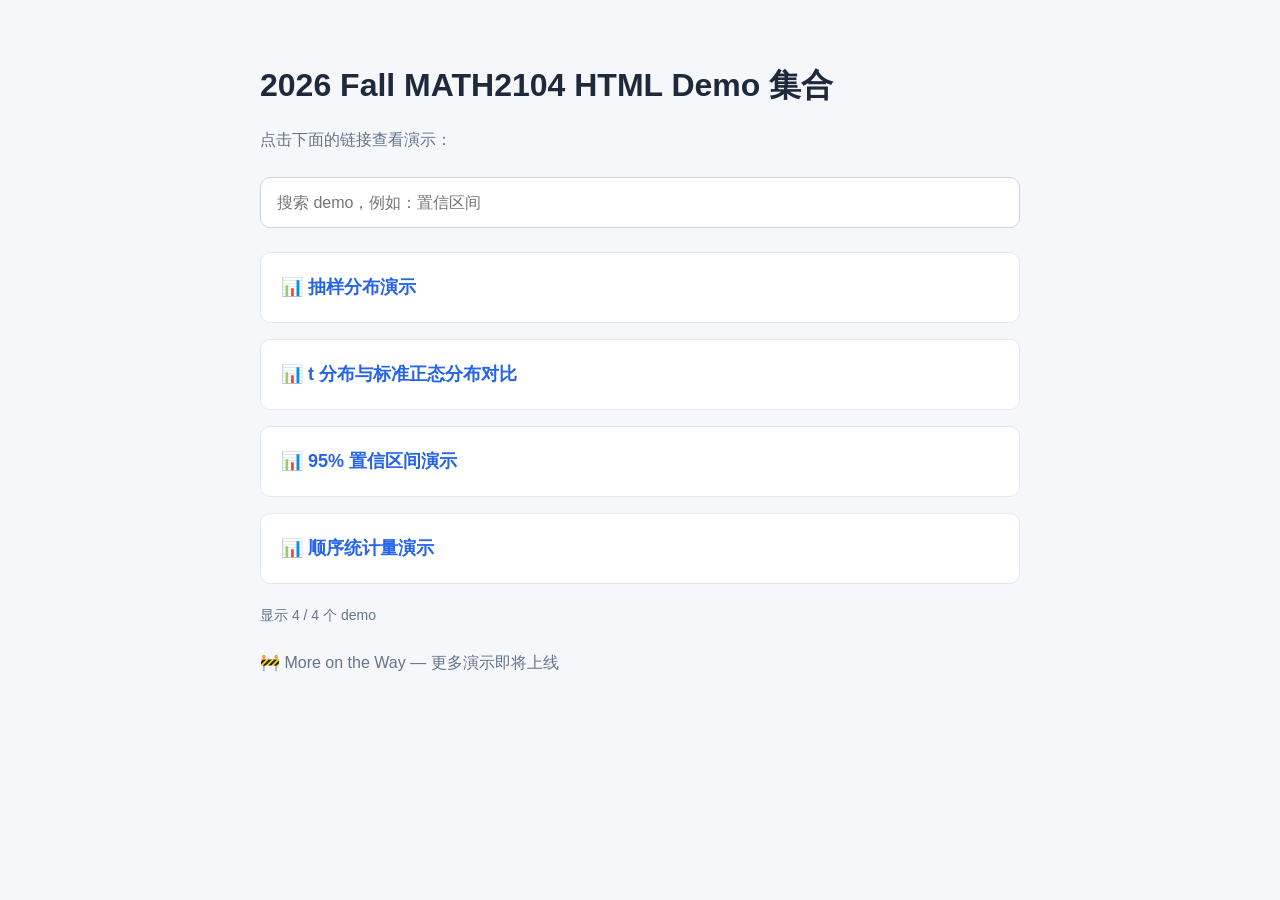
<file: index.html>
<!DOCTYPE html>
<html lang="zh-CN">
<head>
  <meta charset="UTF-8">
  <meta name="viewport" content="width=device-width, initial-scale=1.0">
  <title>我的 HTML Demo 集合</title>
  <link rel="stylesheet" href="./style.css">
<script src="./script.js" defer></script>

</head>
<body>
  <h1>2026 Fall MATH2104 HTML Demo 集合</h1>
  <p>点击下面的链接查看演示：</p>
  <a href="./normal-distribution/">📊 抽样分布演示</a>
  <a href="./t-vs-normal/">📊 t 分布与标准正态分布对比</a>
  <a href="./confidence-interval/">📊 95% 置信区间演示</a>
  <a href="./order_statistics/">📊 顺序统计量演示</a>
  <p>🚧 More on the Way — 更多演示即将上线</p>
</body>
</html>
</file>
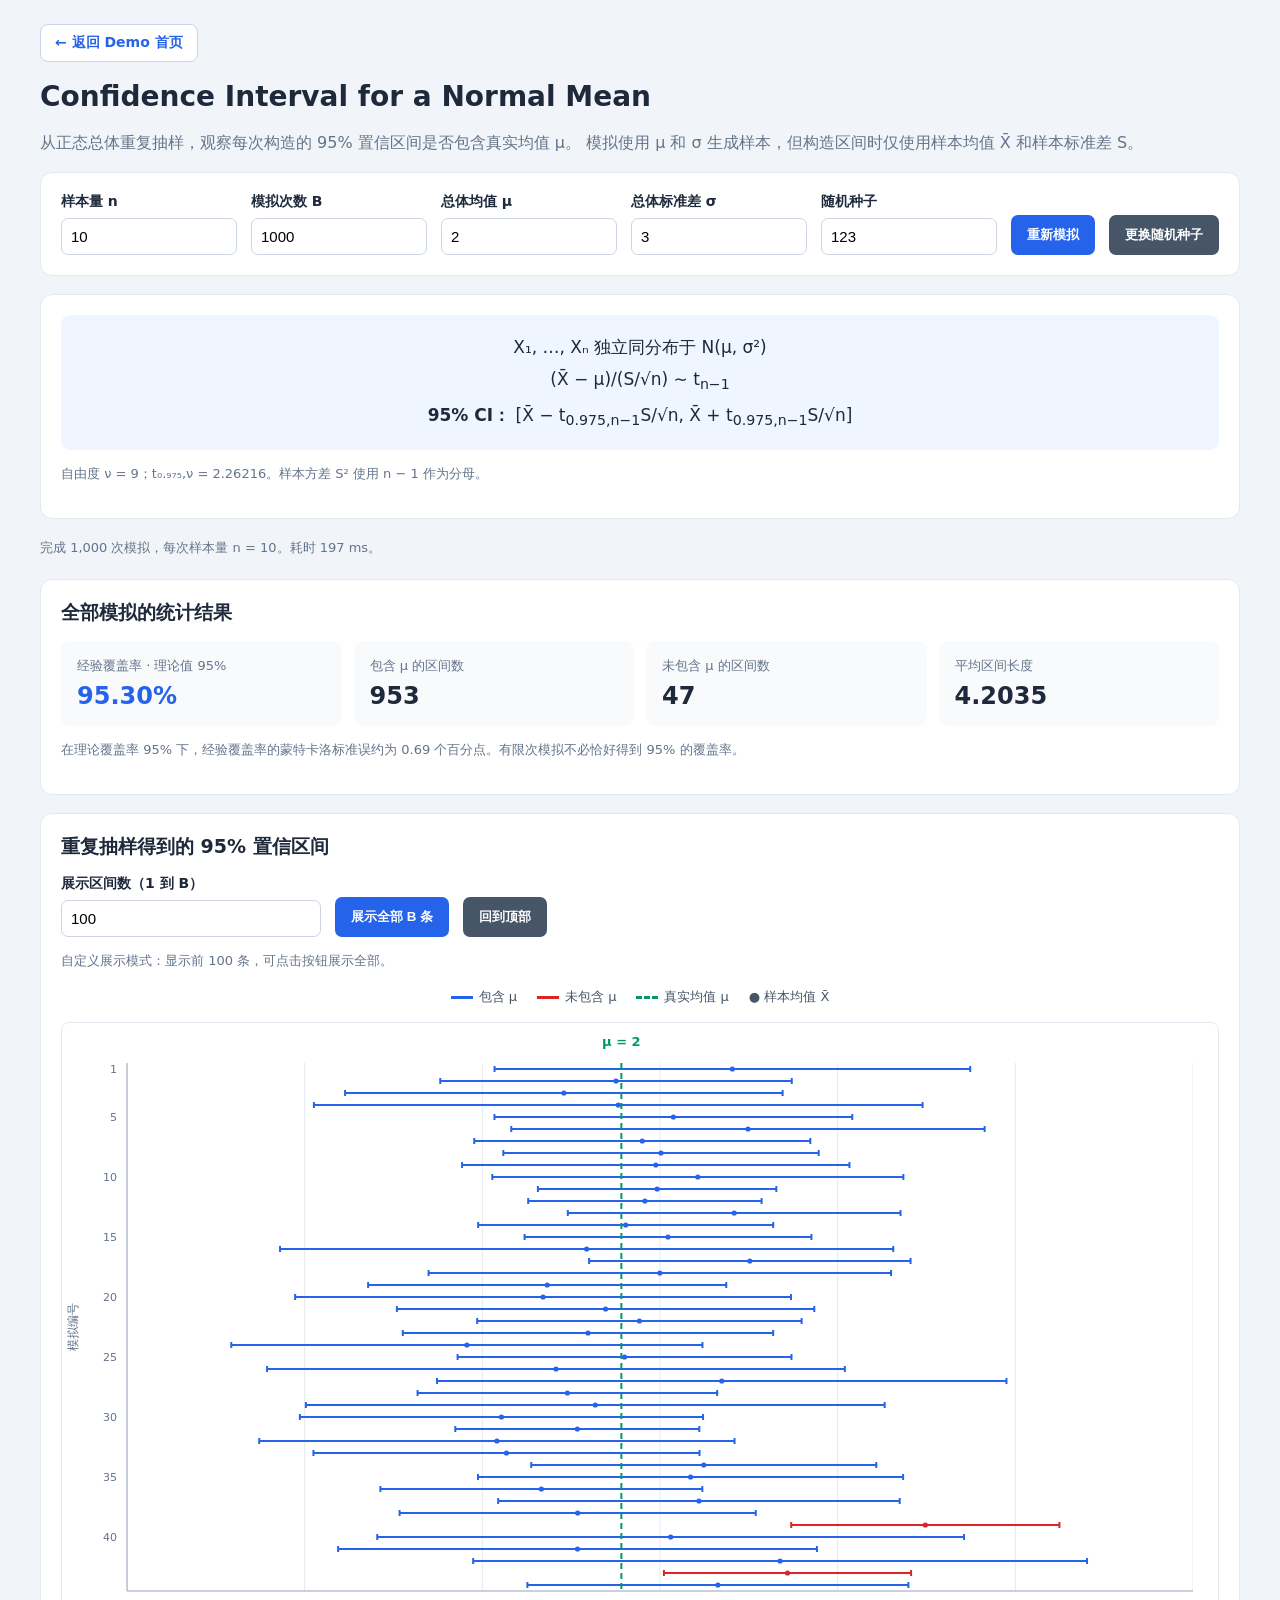
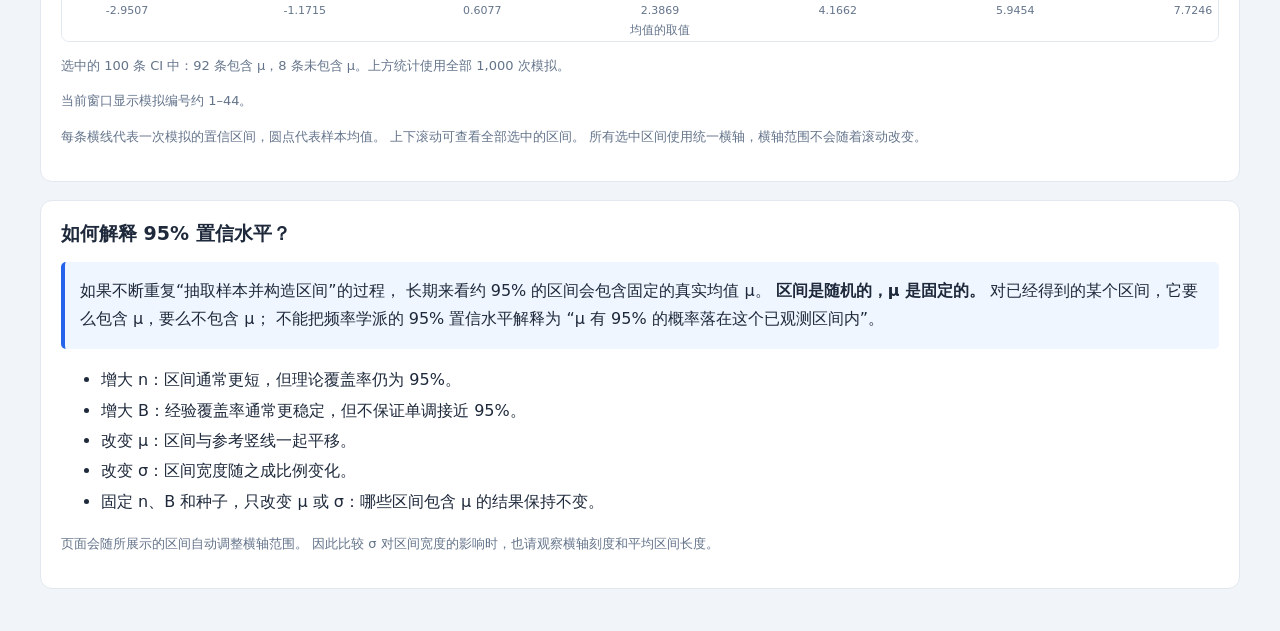
<file: confidence-interval/index.html>
<!DOCTYPE html>
<html lang="zh-CN">
<head>
  <meta charset="UTF-8">
  <meta name="viewport" content="width=device-width, initial-scale=1">
  <title>95% Confidence Interval Demo</title>

  <link rel="stylesheet" href="./style.css">
  <script src="./script.js" defer></script>
</head>

<body>
<div class="container">
  <a class="back-link" href="../index.html">← 返回 Demo 首页</a>
  <h1>Confidence Interval for a Normal Mean</h1>

  <p class="subtitle">
    从正态总体重复抽样，观察每次构造的 95% 置信区间是否包含真实均值 μ。
    模拟使用 μ 和 σ 生成样本，但构造区间时仅使用样本均值 X̄ 和样本标准差 S。
  </p>

  <form id="controls" class="card controls">
    <div class="field">
      <label for="n">样本量 n</label>
      <input id="n" type="number"
             min="2" max="1000" step="1" value="10" required>
    </div>

    <div class="field">
      <label for="B">模拟次数 B</label>
      <input id="B" type="number"
             min="1" max="100000" step="1" value="1000" required>
    </div>

    <div class="field">
      <label for="mu">总体均值 μ</label>
      <input id="mu" type="number"
             min="-1000000" max="1000000"
             step="any" value="2" required>
    </div>

    <div class="field">
      <label for="sigma">总体标准差 σ</label>
      <input id="sigma" type="number"
             min="0.000001" max="1000000"
             step="any" value="3" required>
    </div>

    <div class="field">
      <label for="seed">随机种子</label>
      <input id="seed" type="number"
             min="0" max="4294967295"
             step="1" value="123" required>
    </div>

    <button type="submit">重新模拟</button>
    <button id="newSeed" type="button" class="secondary">
      更换随机种子
    </button>
  </form>

  <div class="card">
    <div class="formula">
      X₁, …, Xₙ 独立同分布于 N(μ, σ²)
      <br>
      (X̄ − μ)/(S/√n) ∼ t<sub>n−1</sub>
      <br>
      <strong>95% CI：</strong>
      [X̄ − t<sub>0.975,n−1</sub>S/√n,
       X̄ + t<sub>0.975,n−1</sub>S/√n]
    </div>
    <p id="critical" class="note"></p>
  </div>

  <div id="status" class="note" role="status" aria-live="polite"></div>

  <div class="card">
    <h2>全部模拟的统计结果</h2>

    <div class="stats">
      <div class="stat">
        <div class="stat-label">经验覆盖率 · 理论值 95%</div>
        <div id="coverage" class="stat-value">—</div>
      </div>

      <div class="stat">
        <div class="stat-label">包含 μ 的区间数</div>
        <div id="covered" class="stat-value">—</div>
      </div>

      <div class="stat">
        <div class="stat-label">未包含 μ 的区间数</div>
        <div id="missed" class="stat-value">—</div>
      </div>

      <div class="stat">
        <div class="stat-label">平均区间长度</div>
        <div id="length" class="stat-value">—</div>
      </div>
    </div>

    <p id="mcError" class="note"></p>
  </div>

  <div class="card">
    <h2>重复抽样得到的 95% 置信区间</h2>

    <div class="plot-controls">
      <div class="field shown-field">
        <label for="shown">展示区间数（1 到 B）</label>
        <input id="shown" type="number"
               min="1" max="1000" step="1" value="100">
      </div>

      <button id="showAll" type="button">展示全部 B 条</button>
      <button id="backTop" type="button" class="secondary">
        回到顶部
      </button>
    </div>

    <p id="displayMode" class="note"></p>

    <div class="legend">
      <span><i class="key blue"></i>包含 μ</span>
      <span><i class="key red"></i>未包含 μ</span>
      <span><i class="key green"></i>真实均值 μ</span>
      <span>● 样本均值 X̄</span>
    </div>

    <div id="plotScroll" tabindex="0"
         aria-label="置信区间图；可上下滚动查看模拟结果">
      <div id="plotSpace">
        <canvas id="plot" role="img"
                aria-label="重复模拟的置信区间与真实均值参考线"></canvas>
      </div>
    </div>

    <p id="plotNote" class="note"></p>
    <p id="visibleNote" class="note"></p>

    <p class="note">
      每条横线代表一次模拟的置信区间，圆点代表样本均值。
      上下滚动可查看全部选中的区间。
      所有选中区间使用统一横轴，横轴范围不会随着滚动改变。
    </p>
  </div>

  <div class="card">
    <h2>如何解释 95% 置信水平？</h2>

    <div class="interpretation">
      如果不断重复“抽取样本并构造区间”的过程，
      长期来看约 95% 的区间会包含固定的真实均值 μ。
      <strong>区间是随机的，μ 是固定的。</strong>
      对已经得到的某个区间，它要么包含 μ，要么不包含 μ；
      不能把频率学派的 95% 置信水平解释为
      “μ 有 95% 的概率落在这个已观测区间内”。
    </div>

    <ul>
      <li>增大 n：区间通常更短，但理论覆盖率仍为 95%。</li>
      <li>增大 B：经验覆盖率通常更稳定，但不保证单调接近 95%。</li>
      <li>改变 μ：区间与参考竖线一起平移。</li>
      <li>改变 σ：区间宽度随之成比例变化。</li>
      <li>
        固定 n、B 和种子，只改变 μ 或 σ：哪些区间包含 μ 的结果保持不变。
      </li>
    </ul>

    <p class="note">
      页面会随所展示的区间自动调整横轴范围。
      因此比较 σ 对区间宽度的影响时，也请观察横轴刻度和平均区间长度。
    </p>
  </div>
</div>
</body>
</html>
</file>
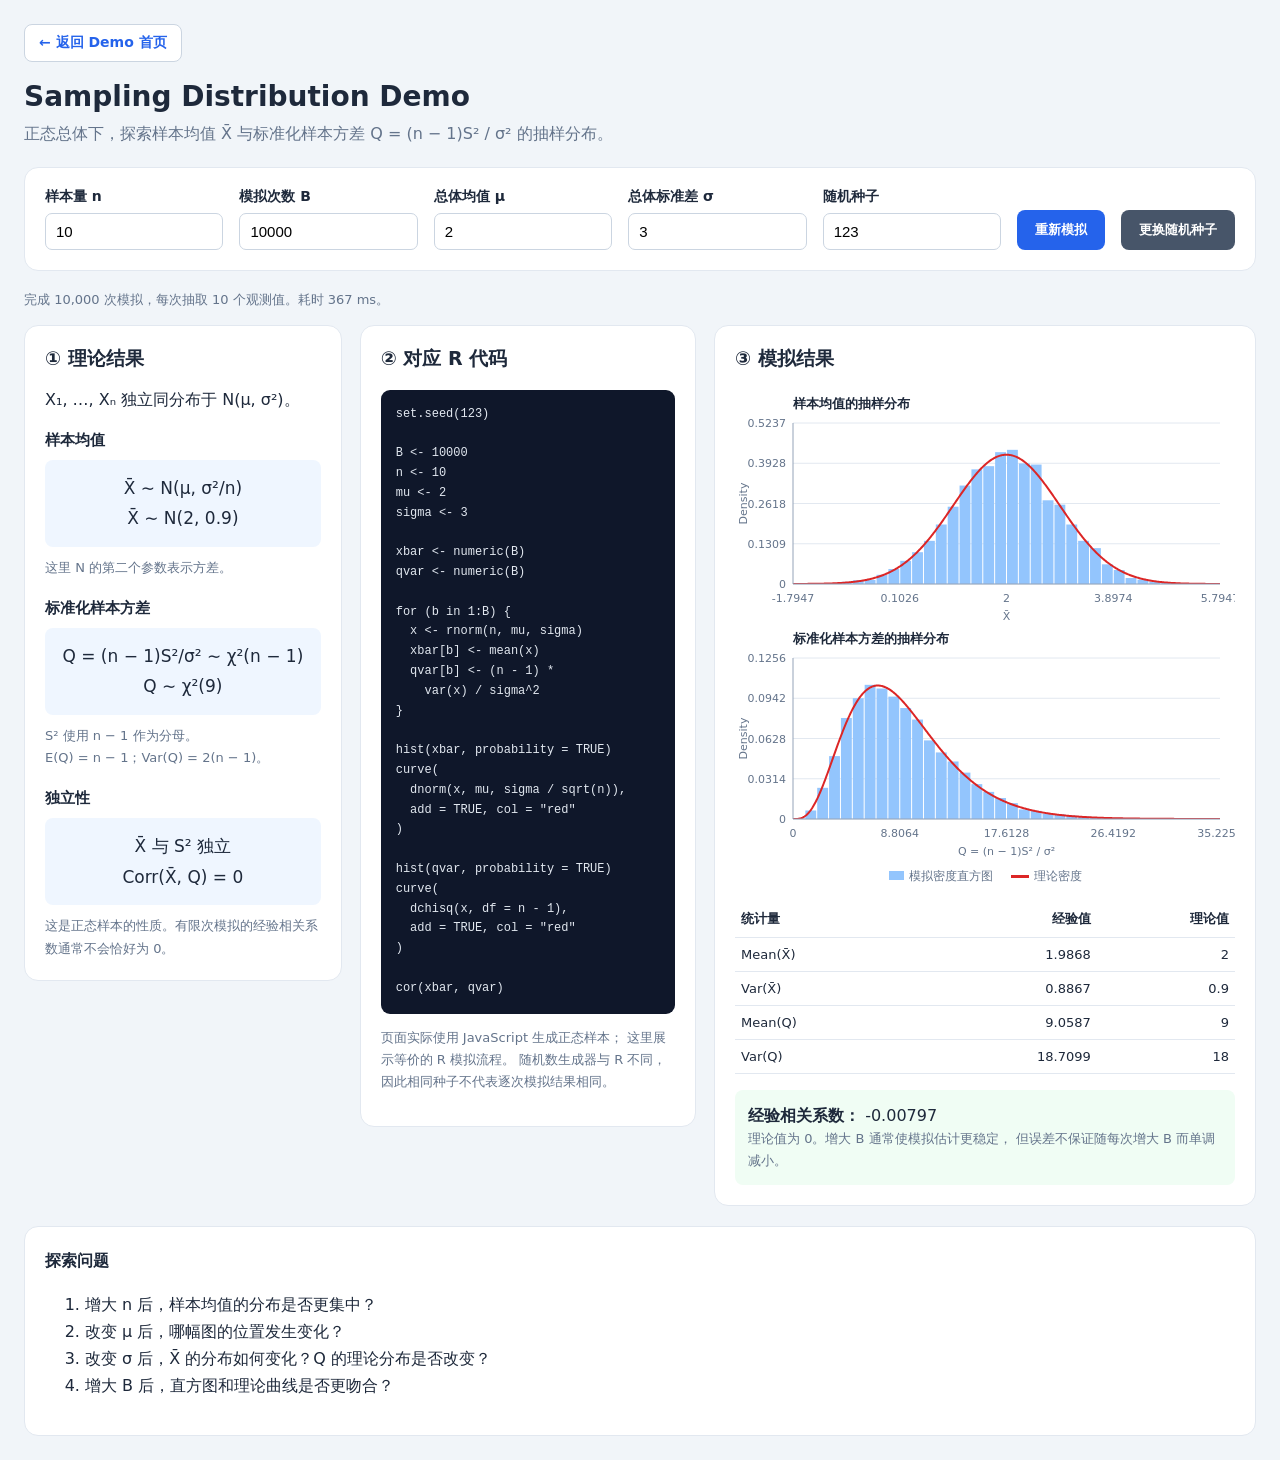
<file: normal-distribution/index.html>
<!DOCTYPE html>
<html lang="zh-CN">
<head>
  <meta charset="UTF-8">
  <meta name="viewport" content="width=device-width, initial-scale=1">
  <title>Sampling Distribution Demo</title>

  <link rel="stylesheet" href="./style.css">
  <script src="./script.js" defer></script>
</head>

<body>
  <div class="container">
        <a class="back-link" href="../index.html">← 返回 Demo 首页</a>
    <h1>Sampling Distribution Demo</h1>
    <div class="subtitle">
      正态总体下，探索样本均值 X̄ 与标准化样本方差
      Q = (n − 1)S² / σ² 的抽样分布。
    </div>

    <form id="controls" class="controls">
      <div class="field">
        <label for="n">样本量 n</label>
        <input id="n" type="number" value="10"
               min="2" max="200" step="1" required>
      </div>

      <div class="field">
        <label for="B">模拟次数 B</label>
        <input id="B" type="number" value="10000"
               min="100" max="50000" step="1" required>
      </div>

      <div class="field">
        <label for="mu">总体均值 μ</label>
        <input id="mu" type="number" value="2"
               min="-1000000" max="1000000" step="any" required>
      </div>

      <div class="field">
        <label for="sigma">总体标准差 σ</label>
        <input id="sigma" type="number" value="3"
               min="0.001" max="1000000" step="any" required>
      </div>

      <div class="field">
        <label for="seed">随机种子</label>
        <input id="seed" type="number" value="123"
               min="0" max="4294967295" step="1" required>
      </div>

      <button id="run" type="submit">重新模拟</button>
      <button id="newSeed" class="secondary" type="button">
        更换随机种子
      </button>
    </form>

    <div id="status" class="status" role="status"></div>

    <div class="grid">
      <!-- 第一栏：理论 -->
      <section class="panel">
        <h2>① 理论结果</h2>

        <p>X₁, …, Xₙ 独立同分布于 N(μ, σ²)。</p>

        <h3>样本均值</h3>
        <div class="formula">
          X̄ ∼ N(μ, σ²/n)
          <div id="meanTheory"></div>
        </div>
        <div class="note">这里 N 的第二个参数表示方差。</div>

        <h3>标准化样本方差</h3>
        <div class="formula">
          Q = (n − 1)S²/σ² ∼ χ²(n − 1)
          <div id="varianceTheory"></div>
        </div>
        <div class="note">
          S² 使用 n − 1 作为分母。<br>
          E(Q) = n − 1；Var(Q) = 2(n − 1)。
        </div>

        <h3>独立性</h3>
        <div class="formula">
          X̄ 与 S² 独立<br>
          Corr(X̄, Q) = 0
        </div>
        <div class="note">
          这是正态样本的性质。有限次模拟的经验相关系数通常不会恰好为 0。
        </div>
      </section>

      <!-- 第二栏：代码 -->
      <section class="panel">
        <h2>② 对应 R 代码</h2>
        <pre><code id="rCode"></code></pre>
        <p class="note">
          页面实际使用 JavaScript 生成正态样本；
          这里展示等价的 R 模拟流程。
          随机数生成器与 R 不同，因此相同种子不代表逐次模拟结果相同。
        </p>
      </section>

      <!-- 第三栏：结果 -->
      <section class="panel results">
        <h2>③ 模拟结果</h2>

        <canvas id="meanPlot"
                aria-label="样本均值直方图及理论正态密度"></canvas>
        <canvas id="variancePlot"
                aria-label="标准化样本方差直方图及理论卡方密度"></canvas>

        <div class="legend">
          <span><i class="swatch"></i>模拟密度直方图</span>
          <span><i class="line"></i>理论密度</span>
        </div>

        <table>
          <thead>
            <tr>
              <th>统计量</th>
              <th>经验值</th>
              <th>理论值</th>
            </tr>
          </thead>
          <tbody id="stats"></tbody>
        </table>

        <div class="correlation">
          <strong>经验相关系数：</strong>
          <span id="corr"></span>
          <div class="note">
            理论值为 0。增大 B 通常使模拟估计更稳定，
            但误差不保证随每次增大 B 而单调减小。
          </div>
        </div>
      </section>
    </div>

    <section class="panel discussion">
      <strong>探索问题</strong>
      <ol>
        <li>增大 n 后，样本均值的分布是否更集中？</li>
        <li>改变 μ 后，哪幅图的位置发生变化？</li>
        <li>改变 σ 后，X̄ 的分布如何变化？Q 的理论分布是否改变？</li>
        <li>增大 B 后，直方图和理论曲线是否更吻合？</li>
      </ol>
    </section>
  </div>
</body>
</html>
</file>
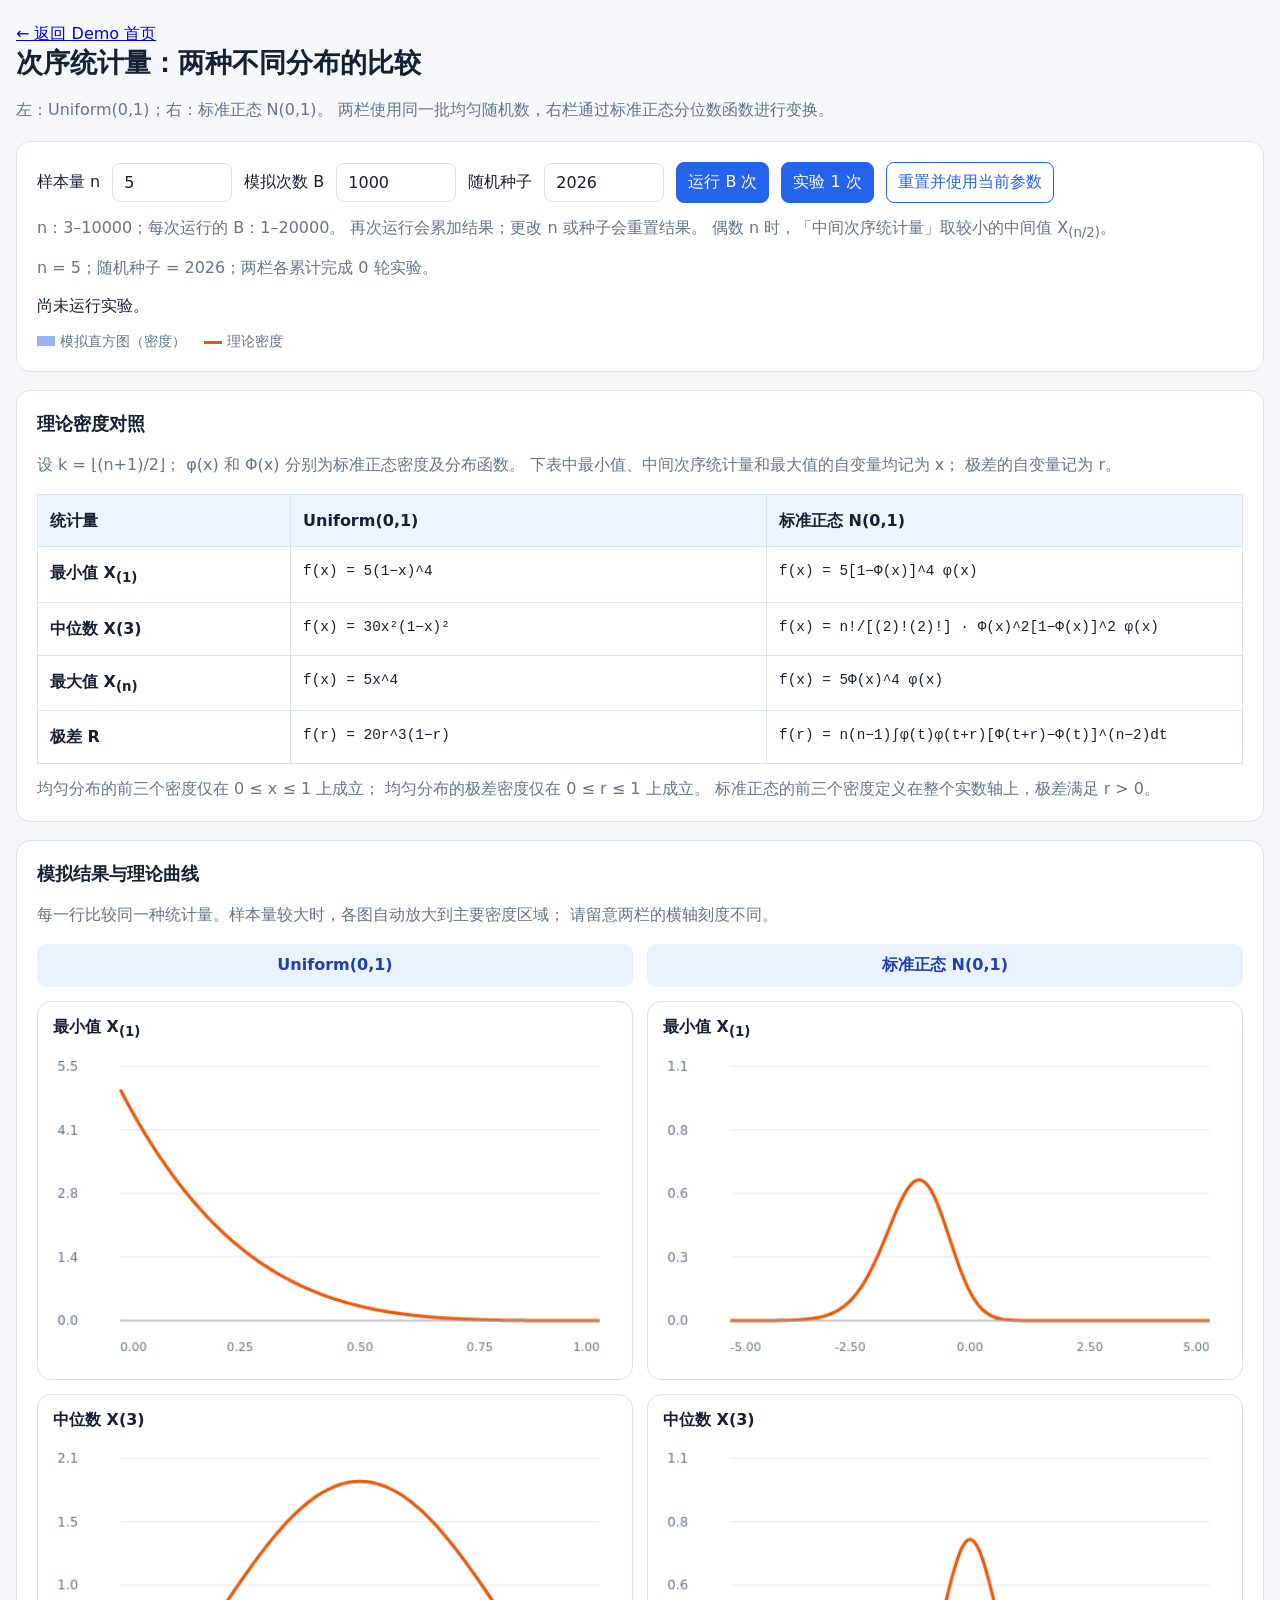
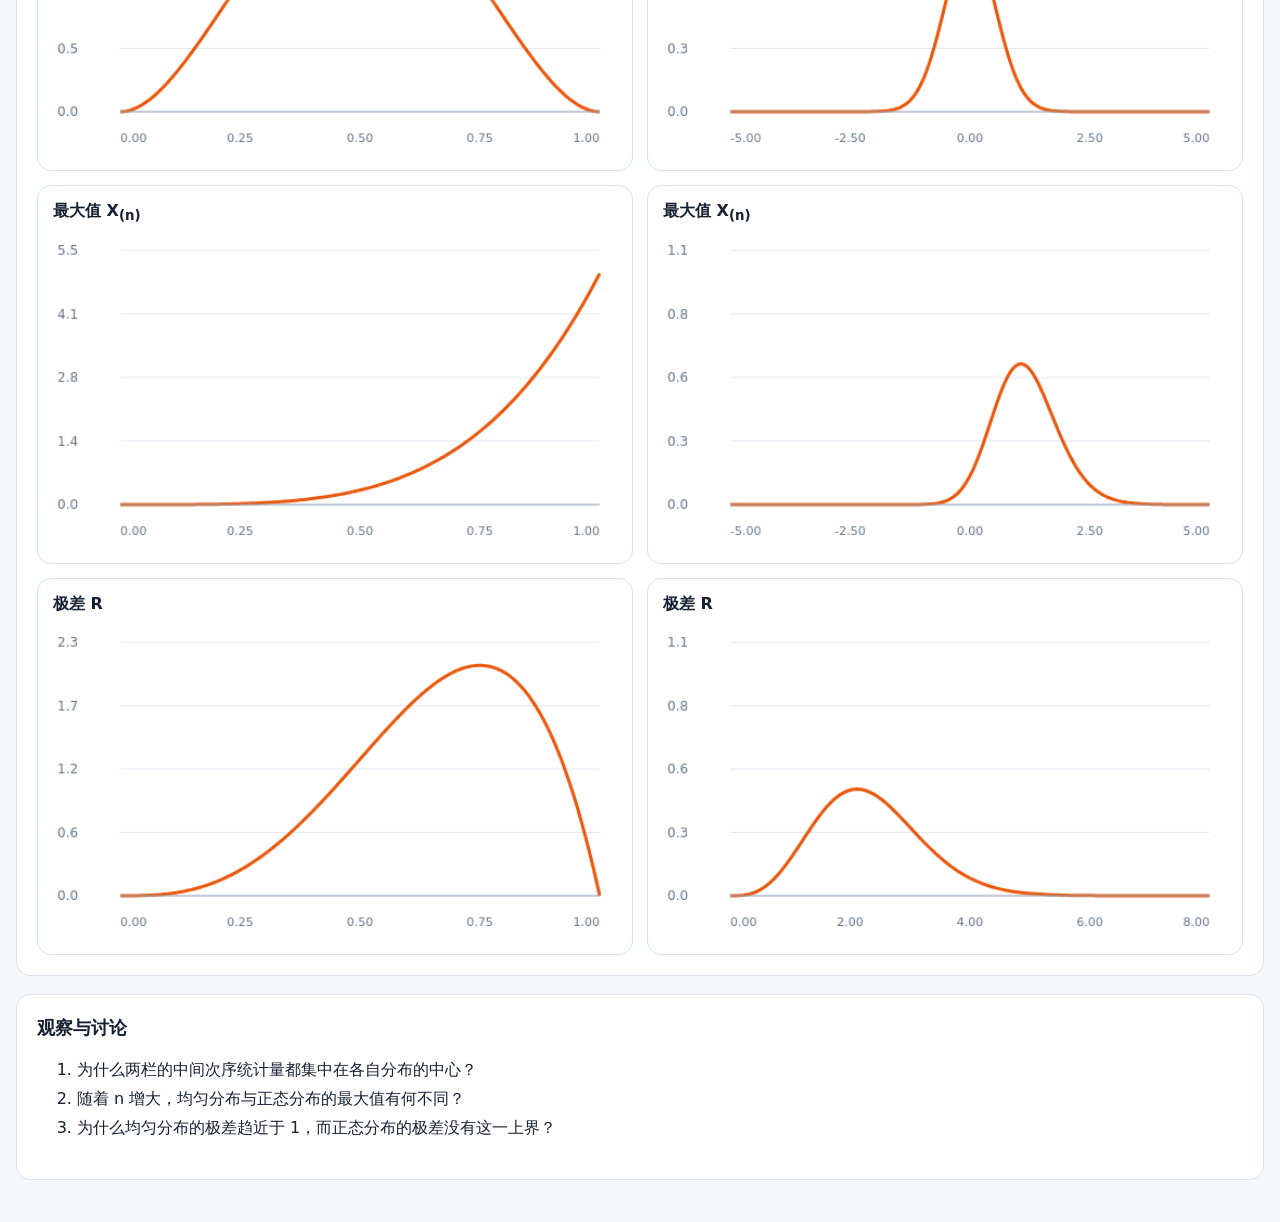
<file: order_statistics/index.html>
<!DOCTYPE html>
<html lang="zh-CN">
<head>
  <meta charset="UTF-8">
  <meta name="viewport" content="width=device-width, initial-scale=1">
  <title>次序统计量：均匀分布与标准正态分布比较</title>
  <link rel="stylesheet" href="style.css">
  <script src="script.js" defer></script>
</head>
  <div class="container">
   <a class="back-link" href="../index.html">← 返回 Demo 首页</a>
    <h1>次序统计量：两种不同分布的比较</h1>
    <p class="muted">
      左：Uniform(0,1)；右：标准正态 N(0,1)。
      两栏使用同一批均匀随机数，右栏通过标准正态分位数函数进行变换。
    </p>
  </header>

  <section class="panel">
    <div class="controls">
      <label for="sampleSize">样本量 n</label>
      <input id="sampleSize" type="number" min="3" max="10000"
             step="1" value="5">

      <label for="simulationCount">模拟次数 B</label>
      <input id="simulationCount" type="number" min="1" max="20000"
             step="1" value="1000">

      <label for="seedInput">随机种子</label>
      <input id="seedInput" type="number" min="0" max="4294967295"
             step="1" value="2026">

      <button id="runButton" type="button">运行 B 次</button>
      <button id="onceButton" type="button">实验 1 次</button>
      <button id="resetButton" class="secondary" type="button">
        重置并使用当前参数
      </button>
    </div>

    <p class="hint">
      n：3–10000；每次运行的 B：1–20000。
      再次运行会累加结果；更改 n 或种子会重置结果。
      偶数 n 时，「中间次序统计量」取较小的中间值
      X<sub>(n/2)</sub>。
    </p>

    <p id="status" class="status" aria-live="polite"></p>
    <p id="latest" class="latest"></p>

    <div class="legend">
      <span><i class="swatch"></i>模拟直方图（密度）</span>
      <span><i class="line"></i>理论密度</span>
    </div>
  </section>

  <section class="panel">
    <h2>理论密度对照</h2>
    <p class="muted">
      设 k = ⌊(n+1)/2⌋；
      φ(x) 和 Φ(x) 分别为标准正态密度及分布函数。
      下表中最小值、中间次序统计量和最大值的自变量均记为 x；
      极差的自变量记为 r。
    </p>

    <div class="table-scroll">
      <table>
        <thead>
          <tr>
            <th>统计量</th>
            <th>Uniform(0,1)</th>
            <th>标准正态 N(0,1)</th>
          </tr>
        </thead>
        <tbody>
          <tr>
            <th>最小值 X<sub>(1)</sub></th>
            <td id="theory-u-min"></td>
            <td id="theory-n-min"></td>
          </tr>
          <tr>
            <th id="theory-median-title">中间次序统计量</th>
            <td id="theory-u-median"></td>
            <td id="theory-n-median"></td>
          </tr>
          <tr>
            <th>最大值 X<sub>(n)</sub></th>
            <td id="theory-u-max"></td>
            <td id="theory-n-max"></td>
          </tr>
          <tr>
            <th>极差 R</th>
            <td id="theory-u-range"></td>
            <td id="theory-n-range"></td>
          </tr>
        </tbody>
      </table>
    </div>

    <p class="hint">
      均匀分布的前三个密度仅在 0 ≤ x ≤ 1 上成立；
      均匀分布的极差密度仅在 0 ≤ r ≤ 1 上成立。
      标准正态的前三个密度定义在整个实数轴上，极差满足 r &gt; 0。
    </p>
  </section>

  <section class="panel">
    <h2>模拟结果与理论曲线</h2>
    <p class="muted">
      每一行比较同一种统计量。样本量较大时，各图自动放大到主要密度区域；
      请留意两栏的横轴刻度不同。
    </p>

    <div class="comparison-grid">
      <div class="column-heading">Uniform(0,1)</div>
      <div class="column-heading">标准正态 N(0,1)</div>

      <article class="card">
        <h3>最小值 X<sub>(1)</sub></h3>
        <canvas id="chart-u-min" width="520" height="290"></canvas>
      </article>
      <article class="card">
        <h3>最小值 X<sub>(1)</sub></h3>
        <canvas id="chart-n-min" width="520" height="290"></canvas>
      </article>

      <article class="card">
        <h3 id="chart-u-median-title">中间次序统计量</h3>
        <canvas id="chart-u-median" width="520" height="290"></canvas>
      </article>
      <article class="card">
        <h3 id="chart-n-median-title">中间次序统计量</h3>
        <canvas id="chart-n-median" width="520" height="290"></canvas>
      </article>

      <article class="card">
        <h3>最大值 X<sub>(n)</sub></h3>
        <canvas id="chart-u-max" width="520" height="290"></canvas>
      </article>
      <article class="card">
        <h3>最大值 X<sub>(n)</sub></h3>
        <canvas id="chart-n-max" width="520" height="290"></canvas>
      </article>

      <article class="card">
        <h3>极差 R</h3>
        <canvas id="chart-u-range" width="520" height="290"></canvas>
      </article>
      <article class="card">
        <h3>极差 R</h3>
        <canvas id="chart-n-range" width="520" height="290"></canvas>
      </article>
    </div>
  </section>

  <section class="panel">
    <h2>观察与讨论</h2>
    <ol>
      <li>为什么两栏的中间次序统计量都集中在各自分布的中心？</li>
      <li>随着 n 增大，均匀分布与正态分布的最大值有何不同？</li>
      <li>为什么均匀分布的极差趋近于 1，而正态分布的极差没有这一上界？</li>
    </ol>
  </section>
</main>
</body>
</html>
</file>
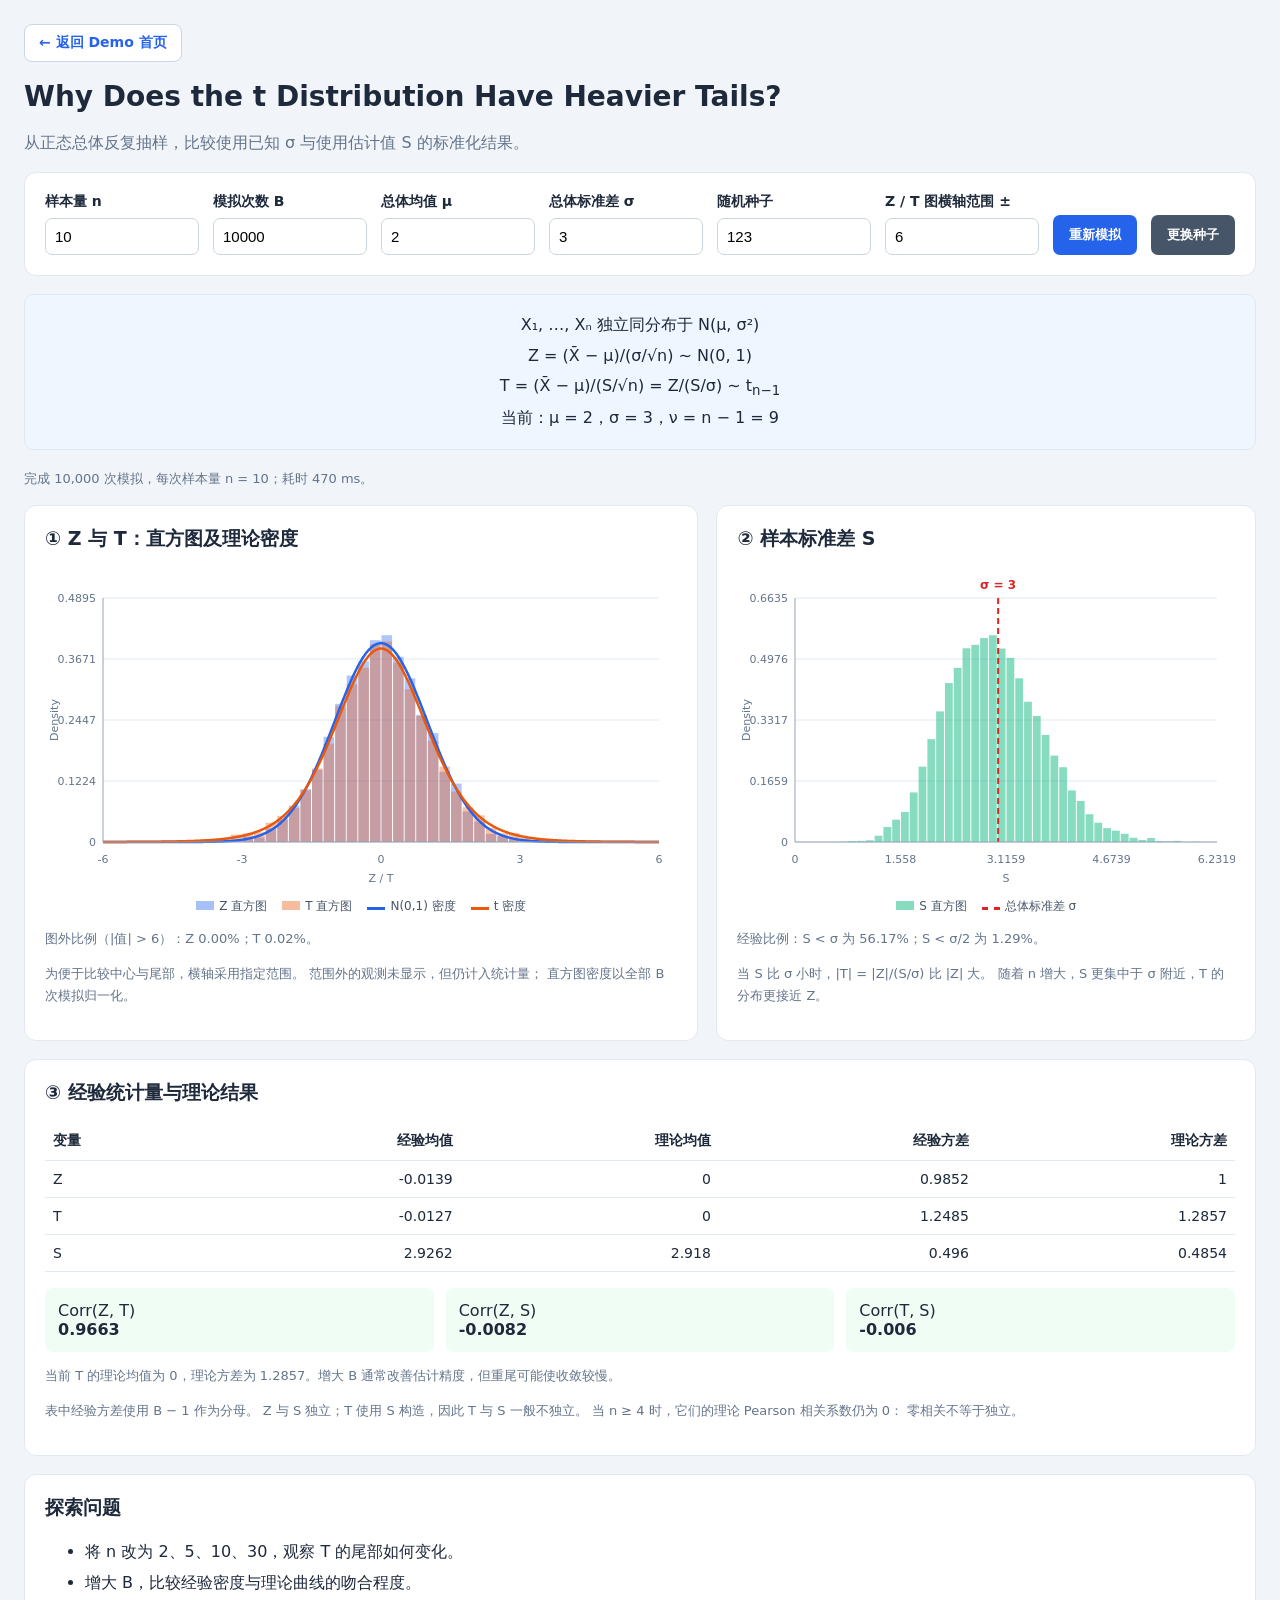
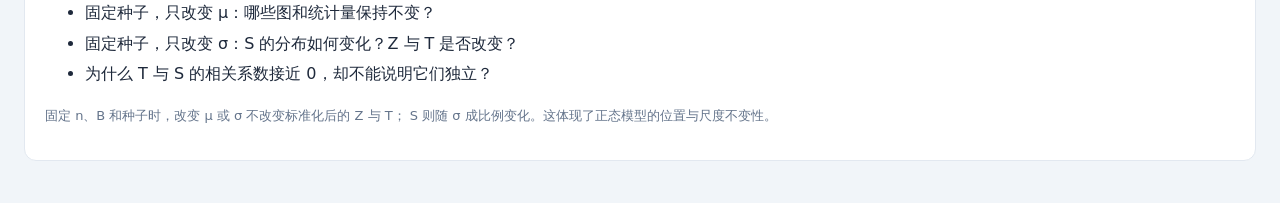
<file: t-vs-normal/index.html>
<!DOCTYPE html>
<html lang="zh-CN">
<head>
  <meta charset="UTF-8">
  <meta name="viewport" content="width=device-width, initial-scale=1">
  <title>Student's t vs Standard Normal</title>

  <link rel="stylesheet" href="./style.css">
  <script src="./script.js" defer></script>
</head>
<body>
  <div class="container">
        <a class="back-link" href="../index.html">← 返回 Demo 首页</a>
    <h1>Why Does the t Distribution Have Heavier Tails?</h1>
    <p class="subtitle">
      从正态总体反复抽样，比较使用已知 σ 与使用估计值 S 的标准化结果。
    </p>

    <form id="controls" class="card controls">
      <div class="field">
        <label for="n">样本量 n</label>
        <input id="n" type="number" min="2" max="500"
               step="1" value="10" required>
      </div>

      <div class="field">
        <label for="B">模拟次数 B</label>
        <input id="B" type="number" min="100" max="50000"
               step="1" value="10000" required>
      </div>

      <div class="field">
        <label for="mu">总体均值 μ</label>
        <input id="mu" type="number" min="-1000000" max="1000000"
               step="any" value="2" required>
      </div>

      <div class="field">
        <label for="sigma">总体标准差 σ</label>
        <input id="sigma" type="number" min="0.000001" max="1000000"
               step="any" value="3" required>
      </div>

      <div class="field">
        <label for="seed">随机种子</label>
        <input id="seed" type="number" min="0" max="4294967295"
               step="1" value="123" required>
      </div>

      <div class="field">
        <label for="range">Z / T 图横轴范围 ±</label>
        <input id="range" type="number" min="3" max="30"
               step="1" value="6" required>
      </div>

      <button type="submit">重新模拟</button>
      <button id="newSeed" type="button" class="secondary">
        更换种子
      </button>
    </form>

    <div class="card formula">
      X₁, …, Xₙ 独立同分布于 N(μ, σ²)<br>
      Z = (X̄ − μ)/(σ/√n) ∼ N(0, 1)<br>
      T = (X̄ − μ)/(S/√n) = Z/(S/σ) ∼ t<sub>n−1</sub><br>
      <span id="theory"></span>
    </div>

    <p id="status" class="note" role="status"></p>

    <div class="grid">
      <section class="card">
        <h2>① Z 与 T：直方图及理论密度</h2>

        <canvas
          id="ztPlot"
          aria-label="Z和T的密度直方图及理论曲线">
        </canvas>

        <div class="legend">
          <span><i class="key blue"></i>Z 直方图</span>
          <span><i class="key orange"></i>T 直方图</span>
          <span><i class="key blue-line"></i>N(0,1) 密度</span>
          <span><i class="key orange-line"></i>t 密度</span>
        </div>

        <p id="outside" class="note"></p>

        <p class="note">
          为便于比较中心与尾部，横轴采用指定范围。
          范围外的观测未显示，但仍计入统计量；
          直方图密度以全部 B 次模拟归一化。
        </p>
      </section>

      <section class="card">
        <h2>② 样本标准差 S</h2>

        <canvas
          id="sPlot"
          aria-label="样本标准差直方图和总体标准差参考线">
        </canvas>

        <div class="legend">
          <span><i class="key green"></i>S 直方图</span>
          <span><i class="key red-line"></i>总体标准差 σ</span>
        </div>

        <p id="smallS" class="note"></p>

        <p class="note">
          当 S 比 σ 小时，|T| = |Z|/(S/σ) 比 |Z| 大。
          随着 n 增大，S 更集中于 σ 附近，T 的分布更接近 Z。
        </p>
      </section>
    </div>

    <section class="card">
      <h2>③ 经验统计量与理论结果</h2>

      <div class="scroll">
        <table>
          <thead>
            <tr>
              <th>变量</th>
              <th>经验均值</th>
              <th>理论均值</th>
              <th>经验方差</th>
              <th>理论方差</th>
            </tr>
          </thead>
          <tbody id="stats"></tbody>
        </table>
      </div>

      <div id="correlations" class="correlations"></div>
      <p id="momentNote" class="note"></p>

      <p class="note">
        表中经验方差使用 B − 1 作为分母。
        Z 与 S 独立；T 使用 S 构造，因此 T 与 S 一般不独立。
        当 n ≥ 4 时，它们的理论 Pearson 相关系数仍为 0：
        零相关不等于独立。
      </p>
    </section>

    <section class="card">
      <h2>探索问题</h2>

      <ul>
        <li>将 n 改为 2、5、10、30，观察 T 的尾部如何变化。</li>
        <li>增大 B，比较经验密度与理论曲线的吻合程度。</li>
        <li>固定种子，只改变 μ：哪些图和统计量保持不变？</li>
        <li>固定种子，只改变 σ：S 的分布如何变化？Z 与 T 是否改变？</li>
        <li>为什么 T 与 S 的相关系数接近 0，却不能说明它们独立？</li>
      </ul>

      <p class="note">
        固定 n、B 和种子时，改变 μ 或 σ 不改变标准化后的 Z 与 T；
        S 则随 σ 成比例变化。这体现了正态模型的位置与尺度不变性。
      </p>
    </section>
  </div>
</body>
</html>
</file>
<file: style.css>
* {
  box-sizing: border-box;
}

body {
  max-width: 800px;
  margin: 60px auto;
  padding: 0 20px 40px;
  font-family: -apple-system, BlinkMacSystemFont, "Segoe UI",
    "Microsoft YaHei", sans-serif;
  background: #f5f7fa;
  color: #333;
  line-height: 1.6;
}

h1 {
  margin-bottom: 12px;
  color: #1e293b;
  font-size: 32px;
}

p {
  margin-bottom: 24px;
  color: #64748b;
}

/* 搜索框由 script.js 自动添加 */
#demo-search {
  display: block;
  width: 100%;
  margin-bottom: 24px;
  padding: 12px 16px;
  border: 1px solid #cbd5e1;
  border-radius: 10px;
  background: white;
  font: inherit;
}

#demo-search:focus {
  outline: 2px solid #2563eb;
  outline-offset: 2px;
}

/* 导航链接 */
a {
  display: block;
  margin: 16px 0;
  padding: 20px;
  border: 1px solid #e2e8f0;
  border-radius: 10px;
  background: white;
  color: #2563eb;
  font-size: 18px;
  font-weight: 600;
  text-decoration: none;
  transition: background-color 0.2s, border-color 0.2s;
}

a:hover {
  border-color: #93c5fd;
  background: #e8efff;
}

a:focus-visible {
  outline: 2px solid #2563eb;
  outline-offset: 3px;
}

/* 确保筛选后隐藏的链接不会被 display: block 覆盖 */
a[hidden] {
  display: none;
}

#search-status {
  margin-top: 20px;
  color: #64748b;
  font-size: 14px;
}

@media (max-width: 600px) {
  body {
    margin: 30px auto;
    padding: 0 16px 30px;
  }

  h1 {
    font-size: 26px;
  }

  a {
    padding: 16px;
    font-size: 16px;
  }
}
</file>
<file: confidence-interval/style.css>
* {
  box-sizing: border-box;
}

body {
  margin: 0;
  padding: 24px;
  background: #f1f5f9;
  color: #1e293b;
  font-family: system-ui, -apple-system, "Segoe UI", sans-serif;
}

.container {
  max-width: 1200px;
  margin: auto;
}

h1 {
  margin: 0 0 10px;
  font-size: 28px;
}

h2 {
  margin: 0 0 15px;
  font-size: 19px;
}

.subtitle,
.note {
  color: #64748b;
  line-height: 1.7;
}

.note {
  font-size: 13px;
}

.card {
  padding: 20px;
  margin-bottom: 18px;
  background: white;
  border: 1px solid #e2e8f0;
  border-radius: 12px;
}

.controls,
.plot-controls {
  display: flex;
  flex-wrap: wrap;
  gap: 14px;
  align-items: flex-end;
}

.field {
  flex: 1 1 130px;
}

/* 原 HTML 中的内联样式 */
.shown-field {
  max-width: 260px;
}

label {
  display: block;
  margin-bottom: 7px;
  font-size: 14px;
  font-weight: 600;
}

input {
  width: 100%;
  padding: 9px;
  border: 1px solid #cbd5e1;
  border-radius: 7px;
  background: white;
  font-size: 15px;
}

button {
  padding: 11px 16px;
  border: 0;
  border-radius: 7px;
  background: #2563eb;
  color: white;
  font-weight: 600;
  cursor: pointer;
}

button:hover {
  opacity: .9;
}

button.secondary {
  background: #475569;
}

.formula {
  padding: 16px;
  border-radius: 9px;
  background: #eff6ff;
  text-align: center;
  line-height: 1.9;
  font-size: 17px;
}

.stats {
  display: grid;
  grid-template-columns: repeat(4, 1fr);
  gap: 12px;
}

.stat {
  padding: 16px;
  background: #f8fafc;
  border-radius: 9px;
}

.stat-label {
  color: #64748b;
  font-size: 13px;
}

.stat-value {
  margin-top: 7px;
  font-size: 24px;
  font-weight: 700;
  overflow-wrap: anywhere;
}

#coverage {
  color: #2563eb;
}

.legend {
  display: flex;
  flex-wrap: wrap;
  justify-content: center;
  gap: 20px;
  margin: 16px 0;
  color: #475569;
  font-size: 13px;
}

.key {
  display: inline-block;
  width: 22px;
  margin-right: 6px;
  vertical-align: middle;
  border-top: 3px solid;
}

.blue {
  border-color: #2563eb;
}

.red {
  border-color: #dc2626;
}

.green {
  border-color: #059669;
  border-top-style: dashed;
}

#plotScroll {
  position: relative;
  height: 620px;
  overflow-y: auto;
  overflow-x: hidden;
  border: 1px solid #e2e8f0;
  border-radius: 8px;
  background: white;
}

#plotSpace {
  position: relative;
  width: 100%;
}

#plot {
  position: absolute;
  top: 0;
  left: 0;
  display: block;
  width: 100%;
}

#status {
  min-height: 24px;
  margin: 10px 0 18px;
}

.interpretation {
  padding: 15px;
  border-left: 4px solid #2563eb;
  border-radius: 5px;
  background: #eff6ff;
  line-height: 1.8;
}

ul {
  line-height: 1.9;
}

@media (max-width: 750px) {
  .stats {
    grid-template-columns: repeat(2, 1fr);
  }
}

@media (max-width: 550px) {
  body {
    padding: 12px;
  }

  h1 {
    font-size: 23px;
  }

  .stat-value {
    font-size: 20px;
  }

  #plotScroll {
    height: 480px;
  }
}

.back-link {
  display: inline-block;
  margin-bottom: 18px;
  padding: 9px 14px;
  border: 1px solid #cbd5e1;
  border-radius: 8px;
  background: white;
  color: #2563eb;
  font-size: 14px;
  font-weight: 600;
  text-decoration: none;
}

.back-link:hover {
  background: #eff6ff;
  border-color: #2563eb;
}

.back-link:focus-visible {
  outline: 2px solid #2563eb;
  outline-offset: 3px;
}
</file>
<file: normal-distribution/style.css>
:root {
  --blue: #2563eb;
  --red: #dc2626;
  --text: #1e293b;
  --muted: #64748b;
  --border: #e2e8f0;
}

* {
  box-sizing: border-box;
}

body {
  margin: 0;
  padding: 24px;
  background: #f1f5f9;
  color: var(--text);
  font-family: system-ui, -apple-system, "Segoe UI", sans-serif;
}

.container {
  max-width: 1450px;
  margin: auto;
}

h1 {
  margin: 0 0 8px;
  font-size: 28px;
}

.subtitle {
  margin-bottom: 20px;
  color: var(--muted);
  line-height: 1.6;
}

.controls,
.panel {
  background: white;
  border: 1px solid var(--border);
  border-radius: 14px;
  padding: 20px;
}

.controls {
  display: flex;
  align-items: flex-end;
  flex-wrap: wrap;
  gap: 16px;
  margin-bottom: 20px;
}

.field {
  flex: 1 1 130px;
}

label {
  display: block;
  margin-bottom: 7px;
  font-size: 14px;
  font-weight: 600;
}

input {
  width: 100%;
  padding: 9px 10px;
  border: 1px solid #cbd5e1;
  border-radius: 7px;
  font-size: 15px;
}

button {
  padding: 11px 18px;
  border: 0;
  border-radius: 8px;
  background: var(--blue);
  color: white;
  font-weight: 600;
  cursor: pointer;
}

button.secondary {
  background: #475569;
}

button:hover {
  opacity: .9;
}

button:disabled {
  opacity: .6;
  cursor: wait;
}

.grid {
  display: grid;
  grid-template-columns: 0.85fr 0.9fr 1.45fr;
  gap: 18px;
  align-items: start;
}

h2 {
  margin: 0 0 18px;
  font-size: 19px;
}

h3 {
  margin: 20px 0 8px;
  font-size: 15px;
}

.formula {
  margin: 10px 0;
  padding: 13px;
  border-radius: 8px;
  background: #eff6ff;
  text-align: center;
  line-height: 1.8;
  font-size: 17px;
}

.note {
  color: var(--muted);
  font-size: 13px;
  line-height: 1.7;
}

pre {
  margin: 0;
  padding: 15px;
  background: #0f172a;
  color: #e2e8f0;
  border-radius: 9px;
  font-size: 12px;
  line-height: 1.65;
  overflow-x: auto;
}

canvas {
  display: block;
  width: 100%;
  height: 235px;
}

.legend {
  display: flex;
  gap: 18px;
  justify-content: center;
  flex-wrap: wrap;
  color: var(--muted);
  font-size: 12px;
  margin: 8px 0 16px;
}

.swatch {
  display: inline-block;
  width: 15px;
  height: 9px;
  margin-right: 5px;
  background: #93c5fd;
}

.line {
  display: inline-block;
  width: 18px;
  border-top: 3px solid var(--red);
  vertical-align: middle;
  margin-right: 5px;
}

table {
  width: 100%;
  border-collapse: collapse;
  margin-top: 12px;
  font-size: 13px;
}

th,
td {
  padding: 9px 6px;
  border-bottom: 1px solid var(--border);
  text-align: right;
}

th:first-child,
td:first-child {
  text-align: left;
}

.correlation {
  margin-top: 16px;
  padding: 13px;
  border-radius: 8px;
  background: #f0fdf4;
  line-height: 1.6;
}

.status {
  min-height: 22px;
  margin: 12px 0;
  font-size: 13px;
  color: var(--muted);
}

.discussion {
  margin-top: 20px;
  line-height: 1.7;
}

@media (max-width: 1100px) {
  .grid {
    grid-template-columns: 1fr 1fr;
  }

  .results {
    grid-column: 1 / -1;
  }
}

@media (max-width: 650px) {
  body {
    padding: 12px;
  }

  .grid {
    grid-template-columns: 1fr;
  }

  .results {
    grid-column: auto;
  }

  h1 {
    font-size: 23px;
  }
}

.back-link {
  display: inline-block;
  margin-bottom: 18px;
  padding: 9px 14px;
  border: 1px solid #cbd5e1;
  border-radius: 8px;
  background: white;
  color: #2563eb;
  font-size: 14px;
  font-weight: 600;
  text-decoration: none;
}

.back-link:hover {
  background: #eff6ff;
  border-color: #2563eb;
}

.back-link:focus-visible {
  outline: 2px solid #2563eb;
  outline-offset: 3px;
}
</file>
<file: order_statistics/style.css>
:root {
  --blue: #2563eb;
  --orange: #ea580c;
  --text: #172033;
  --muted: #64748b;
  --border: #dbe3ee;
  --bg: #f5f7fb;
}

* {
  box-sizing: border-box;
}

body {
  margin: 0;
  padding: 24px 16px;
  background: var(--bg);
  color: var(--text);
  font-family: system-ui, -apple-system, "Segoe UI", sans-serif;
}

main {
  max-width: 1180px;
  margin: auto;
}

h1 {
  margin: 0 0 8px;
  font-size: 1.7rem;
}

h2 {
  margin: 0 0 12px;
  font-size: 1.15rem;
}

h3 {
  margin: 0 0 10px;
  font-size: 1rem;
}

p {
  line-height: 1.6;
}

.muted,
.hint,
.status {
  color: var(--muted);
}

.panel,
.card {
  background: white;
  border: 1px solid var(--border);
  border-radius: 14px;
}

.panel {
  padding: 20px;
  margin: 18px 0;
}

.card {
  padding: 15px;
  min-width: 0;
}

.controls {
  display: flex;
  flex-wrap: wrap;
  align-items: center;
  gap: 10px 12px;
}

.controls label {
  white-space: nowrap;
}

button,
input {
  font: inherit;
  padding: 9px 11px;
  border-radius: 8px;
}

input {
  width: 120px;
  color: var(--text);
  border: 1px solid var(--border);
}

button {
  color: white;
  background: var(--blue);
  border: 1px solid var(--blue);
  cursor: pointer;
}

button.secondary {
  color: var(--blue);
  background: white;
}

button:hover:not(:disabled) {
  filter: brightness(0.94);
}

button:disabled {
  opacity: 0.55;
  cursor: wait;
}

.hint,
.status,
.latest {
  margin: 12px 0 0;
}

.latest {
  overflow-wrap: anywhere;
}

.legend {
  display: flex;
  flex-wrap: wrap;
  gap: 18px;
  margin-top: 14px;
  color: var(--muted);
  font-size: 0.9rem;
}

.swatch {
  display: inline-block;
  width: 18px;
  height: 10px;
  margin-right: 5px;
  background: rgba(37, 99, 235, 0.48);
}

.line {
  display: inline-block;
  width: 18px;
  margin-right: 5px;
  border-top: 3px solid var(--orange);
  vertical-align: middle;
}

.table-scroll {
  overflow-x: auto;
}

table {
  width: 100%;
  min-width: 760px;
  border-collapse: collapse;
  table-layout: fixed;
}

th,
td {
  padding: 13px 12px;
  border: 1px solid var(--border);
  text-align: left;
  vertical-align: top;
  line-height: 1.6;
  overflow-wrap: anywhere;
}

thead th {
  background: #eef4ff;
}

thead th:first-child,
tbody th {
  width: 21%;
}

tbody td {
  font-family: ui-monospace, SFMono-Regular, Consolas, monospace;
  font-size: 0.9rem;
}

.comparison-grid {
  display: grid;
  grid-template-columns: repeat(2, minmax(0, 1fr));
  gap: 14px;
}

.column-heading {
  padding: 11px 14px;
  border-radius: 9px;
  color: #1e40af;
  background: #eaf1ff;
  font-weight: 700;
  text-align: center;
}

canvas {
  display: block;
  width: 100%;
  height: auto;
}

ol {
  line-height: 1.8;
}

@media (max-width: 720px) {
  .comparison-grid {
    grid-template-columns: 1fr;
  }

  /* 窄屏下仍按“均匀图、正态图”的顺序逐对比较。 */
  .column-heading {
    display: none;
  }

  .comparison-grid .card:nth-of-type(odd) {
    border-left: 4px solid var(--blue);
  }

  .comparison-grid .card:nth-of-type(even) {
    border-left: 4px solid var(--orange);
  }
}
</file>
<file: t-vs-normal/style.css>
* {
  box-sizing: border-box;
}

body {
  margin: 0;
  padding: 24px;
  background: #f1f5f9;
  color: #1e293b;
  font-family: system-ui, -apple-system, "Segoe UI", sans-serif;
}

.container {
  max-width: 1250px;
  margin: auto;
}

h1 {
  margin: 0 0 10px;
  font-size: 28px;
}

h2 {
  margin: 0 0 16px;
  font-size: 19px;
}

p {
  line-height: 1.7;
}

.subtitle,
.note {
  color: #64748b;
}

.note {
  font-size: 13px;
  line-height: 1.7;
}

.card {
  padding: 20px;
  background: white;
  border: 1px solid #e2e8f0;
  border-radius: 12px;
  margin-bottom: 18px;
}

.controls {
  display: flex;
  flex-wrap: wrap;
  gap: 14px;
  align-items: flex-end;
}

.field {
  flex: 1 1 125px;
}

label {
  display: block;
  font-size: 14px;
  font-weight: 600;
  margin-bottom: 7px;
}

input {
  width: 100%;
  padding: 9px;
  font-size: 15px;
  border: 1px solid #cbd5e1;
  border-radius: 7px;
}

button {
  padding: 11px 16px;
  border: 0;
  border-radius: 7px;
  background: #2563eb;
  color: white;
  font-weight: 600;
  cursor: pointer;
}

.secondary {
  background: #475569;
}

.grid {
  display: grid;
  grid-template-columns: 1.25fr 1fr;
  gap: 18px;
}

canvas {
  display: block;
  width: 100%;
  height: 320px;
}

.legend {
  display: flex;
  justify-content: center;
  flex-wrap: wrap;
  gap: 15px;
  margin: 10px 0;
  font-size: 12px;
  color: #475569;
}

.key {
  display: inline-block;
  width: 18px;
  height: 9px;
  margin-right: 5px;
}

.blue {
  background: rgba(37, 99, 235, .4);
}

.orange {
  background: rgba(234, 88, 12, .4);
}

.green {
  background: rgba(16, 185, 129, .5);
}

.blue-line {
  height: 0;
  border-top: 3px solid #2563eb;
}

.orange-line {
  height: 0;
  border-top: 3px solid #ea580c;
}

.red-line {
  height: 0;
  border-top: 3px dashed #dc2626;
}

.formula {
  padding: 15px;
  background: #eff6ff;
  border-radius: 9px;
  line-height: 1.9;
  text-align: center;
}

table {
  width: 100%;
  border-collapse: collapse;
  font-size: 14px;
}

th,
td {
  padding: 10px 8px;
  border-bottom: 1px solid #e2e8f0;
  text-align: right;
}

th:first-child,
td:first-child {
  text-align: left;
}

.scroll {
  overflow-x: auto;
}

.correlations {
  display: flex;
  flex-wrap: wrap;
  gap: 12px;
  margin-top: 16px;
}

.badge {
  flex: 1 1 180px;
  padding: 13px;
  background: #f0fdf4;
  border-radius: 8px;
}

#status {
  min-height: 24px;
}

ul {
  line-height: 1.9;
}

@media (max-width: 850px) {
  .grid {
    grid-template-columns: 1fr;
  }
}

@media (max-width: 550px) {
  body {
    padding: 12px;
  }

  h1 {
    font-size: 23px;
  }
}
.back-link {
  display: inline-block;
  margin-bottom: 18px;
  padding: 9px 14px;
  border: 1px solid #cbd5e1;
  border-radius: 8px;
  background: white;
  color: #2563eb;
  font-size: 14px;
  font-weight: 600;
  text-decoration: none;
}

.back-link:hover {
  background: #eff6ff;
  border-color: #2563eb;
}

.back-link:focus-visible {
  outline: 2px solid #2563eb;
  outline-offset: 3px;
}
</file>
